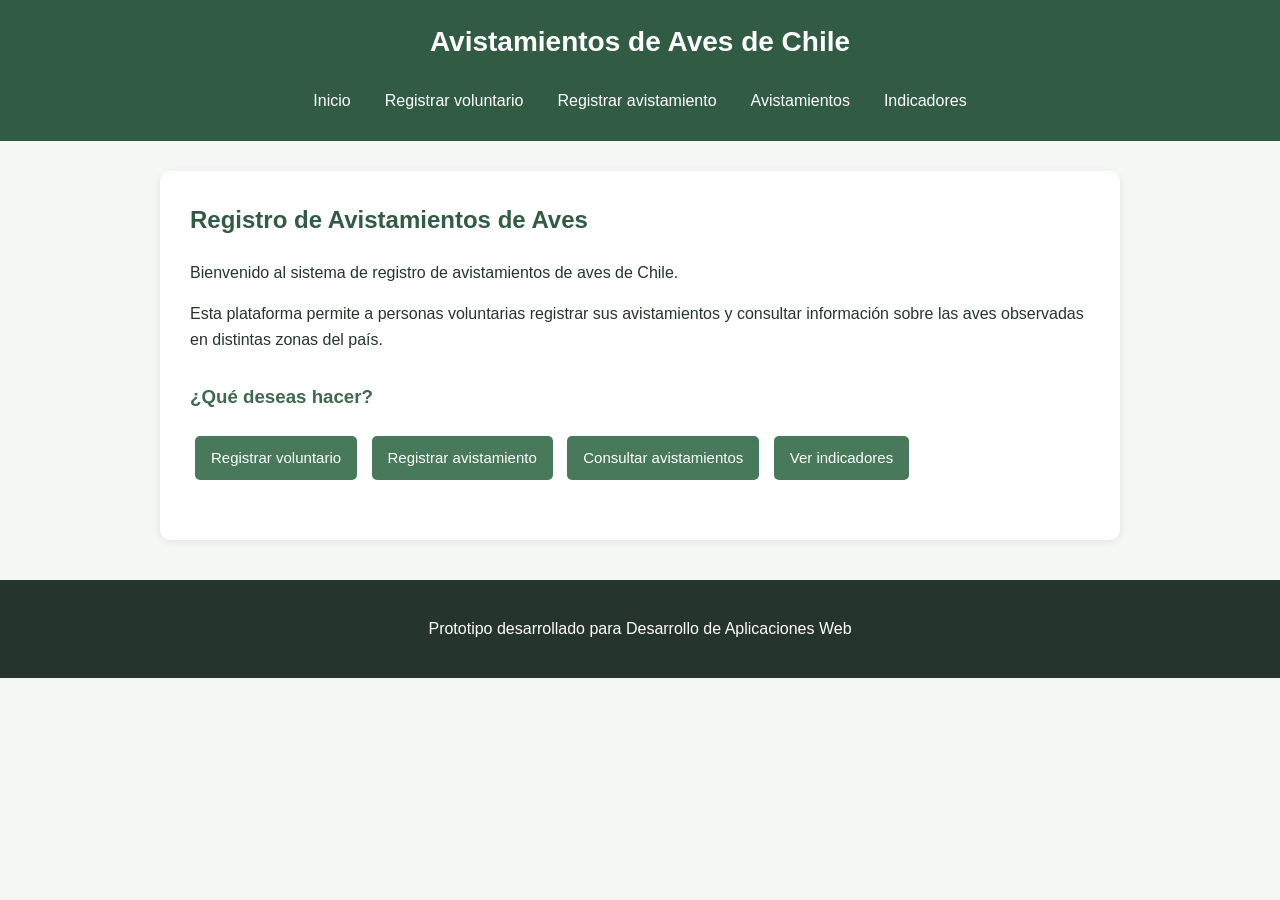
<file: index.html>
<!DOCTYPE html>
<html lang="es">
<head>
    <meta charset="UTF-8">
    <meta name="viewport" content="width=device-width, initial-scale=1.0">
    <title>Avistamientos de Aves de Chile</title>
    <link rel="stylesheet" href="css/estilos.css">
</head>

<body>

    <header>
        <h1>Avistamientos de Aves de Chile</h1>

        <nav>
            <a href="index.html">Inicio</a>
            <a href="voluntario.html">Registrar voluntario</a>
            <a href="avistamiento.html">Registrar avistamiento</a>
            <a href="avistamientos.html">Avistamientos</a>
            <a href="indicadores.html">Indicadores</a>
        </nav>
    </header>

    <main>
        <section class="bienvenida">
            <h2>Registro de Avistamientos de Aves</h2>

            <p>
                Bienvenido al sistema de registro de avistamientos de aves
                de Chile.
            </p>

            <p>
                Esta plataforma permite a personas voluntarias registrar
                sus avistamientos y consultar información sobre las aves
                observadas en distintas zonas del país.
            </p>

            <section class="acciones">
                <h3>¿Qué deseas hacer?</h3>

                <a class="boton" href="voluntario.html">
                    Registrar voluntario
                </a>

                <a class="boton" href="avistamiento.html">
                    Registrar avistamiento
                </a>

                <a class="boton" href="avistamientos.html">
                    Consultar avistamientos
                </a>

                <a class="boton" href="indicadores.html">
                    Ver indicadores
                </a>
            </section>
        </section>
    </main>

    <footer>
        <p>Prototipo desarrollado para Desarrollo de Aplicaciones Web</p>
    </footer>

</body>
</html>
</file>
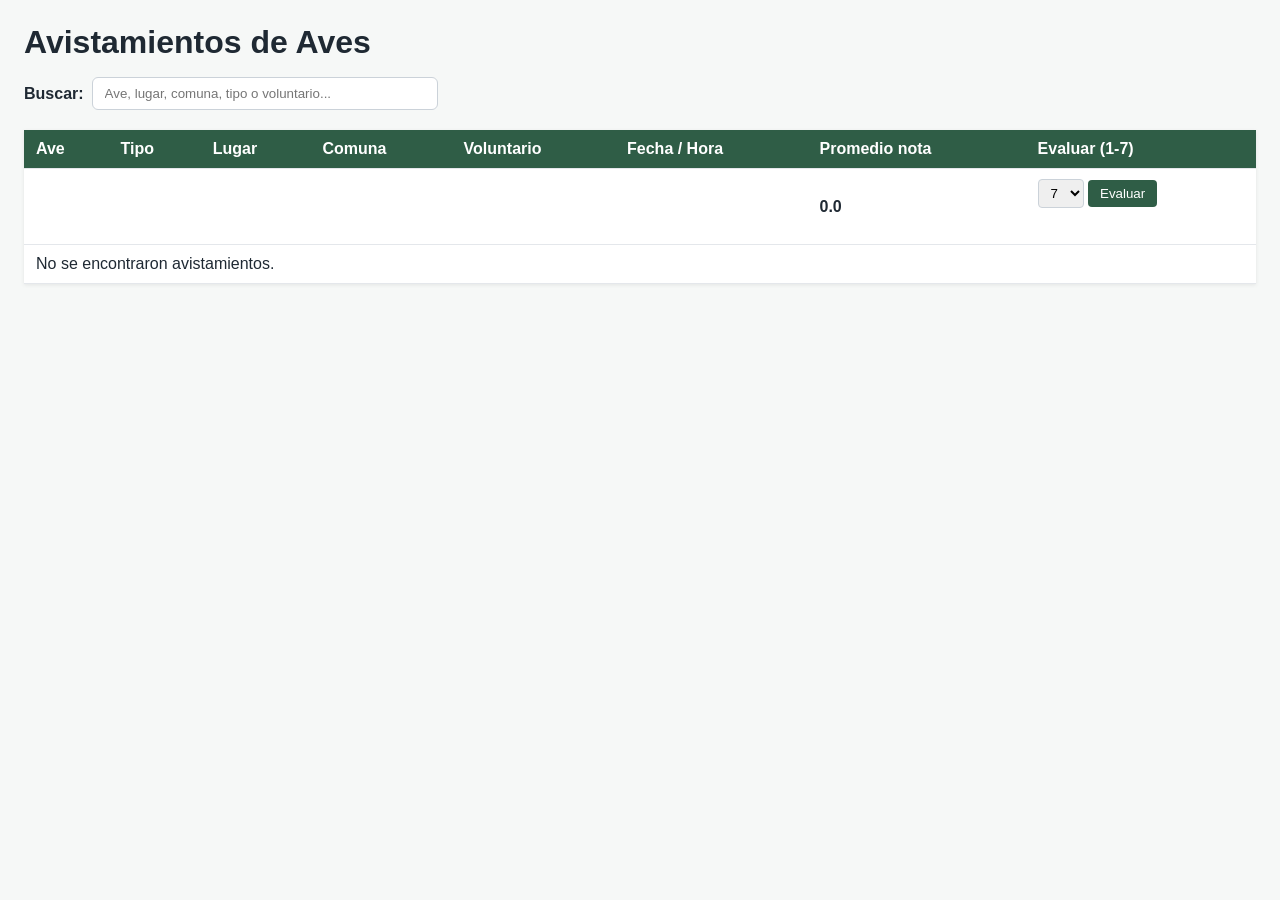
<file: Tarea4/src/main/resources/templates/index.html>
<!DOCTYPE html>
<html lang="es" xmlns:th="http://www.thymeleaf.org">
<head>
    <meta charset="UTF-8">
    <meta name="viewport" content="width=device-width, initial-scale=1.0">
    <title>Avistamientos - Evaluación y Búsqueda</title>
    <style>
        body { font-family: Arial, sans-serif; margin: 24px; background: #f6f8f7; color: #1f2933; }
        h1 { margin-bottom: 16px; }
        .barra-busqueda { margin-bottom: 20px; display: flex; gap: 8px; align-items: center; }
        input[type="text"] { padding: 8px 12px; width: 320px; border: 1px solid #cbd2d9; border-radius: 6px; }
        table { width: 100%; border-collapse: collapse; background: #fff; box-shadow: 0 1px 4px rgba(0,0,0,0.08); }
        th, td { padding: 10px 12px; border-bottom: 1px solid #e4e7eb; text-align: left; }
        th { background: #2f5d46; color: #fff; }
        select { padding: 5px 8px; border-radius: 4px; border: 1px solid #cbd2d9; }
        button { padding: 6px 12px; background: #2f5d46; color: #fff; border: none; border-radius: 4px; cursor: pointer; }
        button:hover { background: #234735; }
        .mensaje { margin-top: 8px; font-size: 0.9em; color: #1e6b3a; min-height: 18px; }
        .error { color: #b42318; }
    </style>
</head>
<body>

    <h1>Avistamientos de Aves</h1>

    <div class="barra-busqueda">
        <label for="buscador"><strong>Buscar:</strong></label>
        <input type="text" id="buscador" th:value="${q}" placeholder="Ave, lugar, comuna, tipo o voluntario...">
    </div>

    <table>
        <thead>
            <tr>
                <th>Ave</th>
                <th>Tipo</th>
                <th>Lugar</th>
                <th>Comuna</th>
                <th>Voluntario</th>
                <th>Fecha / Hora</th>
                <th>Promedio nota</th>
                <th>Evaluar (1-7)</th>
            </tr>
        </thead>
        <tbody id="cuerpoTabla">
            <tr th:each="av : ${avistamientos}" th:attr="data-id=${av.id}">
                <td th:text="${av.ave != null ? av.ave.nombre : ''}"></td>
                <td th:text="${av.tipo}"></td>
                <td th:text="${av.lugar}"></td>
                <td th:text="${(av.voluntario != null and av.voluntario.comuna != null) ? av.voluntario.comuna.nombre : ''}"></td>
                <td th:text="${av.voluntario != null ? av.voluntario.nombre + ' ' + av.voluntario.apellido : ''}"></td>
                <td th:text="${av.fechaHora}"></td>
                <td>
                    <strong th:id="'promedio-' + ${av.id}"
                            th:text="${promedios[av.id] != null ? promedios[av.id] : 0.0}">0.0</strong>
                </td>
                <td>
                    <select th:id="'nota-' + ${av.id}">
                        <option value="1">1</option>
                        <option value="2">2</option>
                        <option value="3">3</option>
                        <option value="4">4</option>
                        <option value="5">5</option>
                        <option value="6">6</option>
                        <option value="7" selected>7</option>
                    </select>
                    <button type="button" th:onclick="'enviarNota(' + ${av.id} + ')'">Evaluar</button>
                    <div class="mensaje" th:id="'msg-' + ${av.id}"></div>
                </td>
            </tr>
            <tr th:if="${#lists.isEmpty(avistamientos)}">
                <td colspan="8">No se encontraron avistamientos.</td>
            </tr>
        </tbody>
    </table>

    <script>
        const buscador = document.getElementById("buscador");
        const cuerpoTabla = document.getElementById("cuerpoTabla");

        function escaparHtml(texto) {
            const div = document.createElement("div");
            div.textContent = texto ?? "";
            return div.innerHTML;
        }

        function renderFilas(items) {
            if (!items || items.length === 0) {
                cuerpoTabla.innerHTML = '<tr><td colspan="8">No se encontraron avistamientos.</td></tr>';
                return;
            }

            cuerpoTabla.innerHTML = items.map(av => `
                <tr data-id="${av.id}">
                    <td>${escaparHtml(av.ave)}</td>
                    <td>${escaparHtml(av.tipo)}</td>
                    <td>${escaparHtml(av.lugar)}</td>
                    <td>${escaparHtml(av.comuna)}</td>
                    <td>${escaparHtml(av.voluntario)}</td>
                    <td>${escaparHtml(av.fechaHora)}</td>
                    <td><strong id="promedio-${av.id}">${Number(av.promedio ?? 0).toFixed(1)}</strong></td>
                    <td>
                        <select id="nota-${av.id}">
                            <option value="1">1</option>
                            <option value="2">2</option>
                            <option value="3">3</option>
                            <option value="4">4</option>
                            <option value="5">5</option>
                            <option value="6">6</option>
                            <option value="7" selected>7</option>
                        </select>
                        <button type="button" onclick="enviarNota(${av.id})">Evaluar</button>
                        <div class="mensaje" id="msg-${av.id}"></div>
                    </td>
                </tr>
            `).join("");
        }

        let temporizadorBusqueda = null;
        buscador.addEventListener("input", () => {
            clearTimeout(temporizadorBusqueda);
            temporizadorBusqueda = setTimeout(async () => {
                const q = encodeURIComponent(buscador.value.trim());
                const resp = await fetch(`/api/avistamientos?q=${q}`);
                if (resp.ok) {
                    const datos = await resp.json();
                    renderFilas(datos);
                }
            }, 200);
        });

        async function enviarNota(id) {
            const selectEl = document.getElementById(`nota-${id}`);
            const msgEl = document.getElementById(`msg-${id}`);
            const promEl = document.getElementById(`promedio-${id}`);
            const nota = Number(selectEl.value);

            msgEl.textContent = "";
            msgEl.className = "mensaje";

            const resp = await fetch(`/api/avistamientos/${id}/notas`, {
                method: "POST",
                headers: { "Content-Type": "application/json" },
                body: JSON.stringify({ nota })
            });

            const data = await resp.json();
            if (!resp.ok) {
                msgEl.textContent = data.error || "Error al guardar nota.";
                msgEl.classList.add("error");
                return;
            }

            promEl.textContent = Number(data.promedio).toFixed(1);
            msgEl.textContent = `Nota ${data.notaAgregada} guardada`;
        }
    </script>

</body>
</html>
</file>
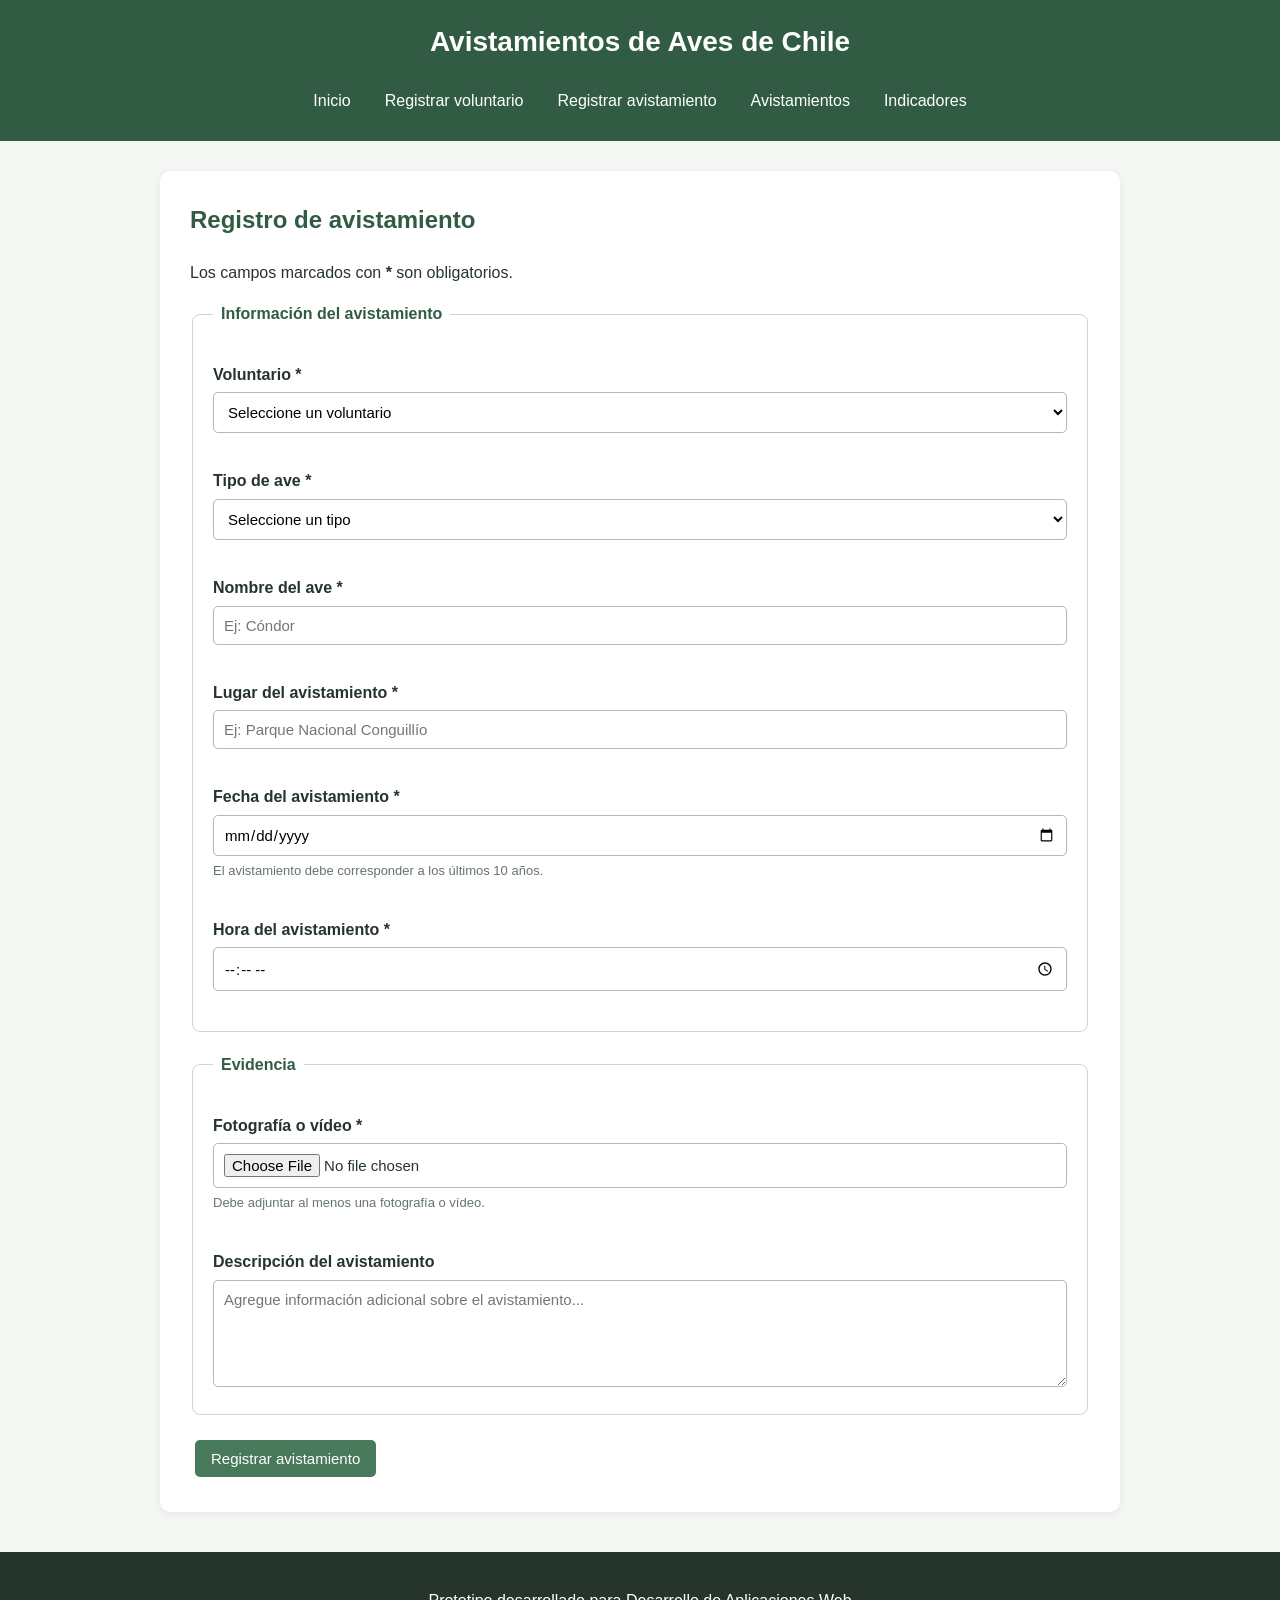
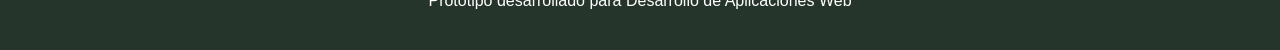
<file: avistamiento.html>
<!DOCTYPE html>
<html lang="es">
<head>
    <meta charset="UTF-8">
    <meta name="viewport" content="width=device-width, initial-scale=1.0">
    <title>Registrar avistamiento - Avistamientos de Aves</title>
    <link rel="stylesheet" href="css/estilos.css">
</head>

<body>

    <header>
        <h1>Avistamientos de Aves de Chile</h1>

        <nav>
            <a href="index.html">Inicio</a>
            <a href="voluntario.html">Registrar voluntario</a>
            <a href="avistamiento.html">Registrar avistamiento</a>
            <a href="avistamientos.html">Avistamientos</a>
            <a href="indicadores.html">Indicadores</a>
        </nav>
    </header>

    <main>
        <section class="formulario">
            <h2>Registro de avistamiento</h2>

            <p>
                Los campos marcados con <strong>*</strong> son obligatorios.
            </p>

            <form id="formAvistamiento" novalidate>

                <fieldset>
                    <legend>Información del avistamiento</legend>

                    <label for="voluntario">Voluntario *</label>
                    <select id="voluntario" name="voluntario">
                        <option value="">Seleccione un voluntario</option>
                        <option value="1">María González</option>
                        <option value="2">Juan Pérez</option>
                        <option value="3">Camila Soto</option>
                    </select>

                    <span class="mensaje-error" id="errorVoluntario"></span>

                    <label for="tipoAve">Tipo de ave *</label>
                    <select id="tipoAve" name="tipoAve">
                        <option value="">Seleccione un tipo</option>
                        <option value="rapaz">Ave rapaz</option>
                        <option value="marina">Ave marina</option>
                        <option value="acuática">Ave acuática</option>
                        <option value="terrestre">Ave terrestre</option>
                        <option value="urbana">Ave urbana</option>
                        <option value="migratoria">Ave migratoria</option>
                        <option value="otro">Otro</option>
                    </select>

                    <span class="mensaje-error" id="errorTipoAve"></span>

                    <label for="nombreAve">Nombre del ave *</label>
                    <input type="text" id="nombreAve" name="nombreAve"
                           placeholder="Ej: Cóndor">

                    <span class="mensaje-error" id="errorNombreAve"></span>

                    <label for="lugar">Lugar del avistamiento *</label>
                    <input type="text" id="lugar" name="lugar"
                           placeholder="Ej: Parque Nacional Conguillío">

                    <span class="mensaje-error" id="errorLugar"></span>

                    <label for="fecha">Fecha del avistamiento *</label>
                    <input type="date" id="fecha" name="fecha">

                    <span class="ayuda">
                        El avistamiento debe corresponder a los últimos 10 años.
                    </span>

                    <span class="mensaje-error" id="errorFecha"></span>

                    <label for="hora">Hora del avistamiento *</label>
                    <input type="time" id="hora" name="hora">

                    <span class="mensaje-error" id="errorHora"></span>
                </fieldset>

                <fieldset>
                    <legend>Evidencia</legend>

                    <label for="evidencia">
                        Fotografía o vídeo *
                    </label>

                    <input type="file"
                           id="evidencia"
                           name="evidencia"
                           accept="image/*,video/*">

                    <span class="ayuda">
                        Debe adjuntar al menos una fotografía o vídeo.
                    </span>

                    <span class="mensaje-error" id="errorEvidencia"></span>

                    <label for="descripcion">
                        Descripción del avistamiento
                    </label>

                    <textarea id="descripcion"
                              name="descripcion"
                              rows="5"
                              placeholder="Agregue información adicional sobre el avistamiento..."></textarea>
                </fieldset>

                <button type="submit" class="boton">
                    Registrar avistamiento
                </button>

            </form>
        </section>
    </main>

    <footer>
        <p>Prototipo desarrollado para Desarrollo de Aplicaciones Web</p>
    </footer>

    <script src="js/validaciones.js"></script>

</body>
</html>
</file>
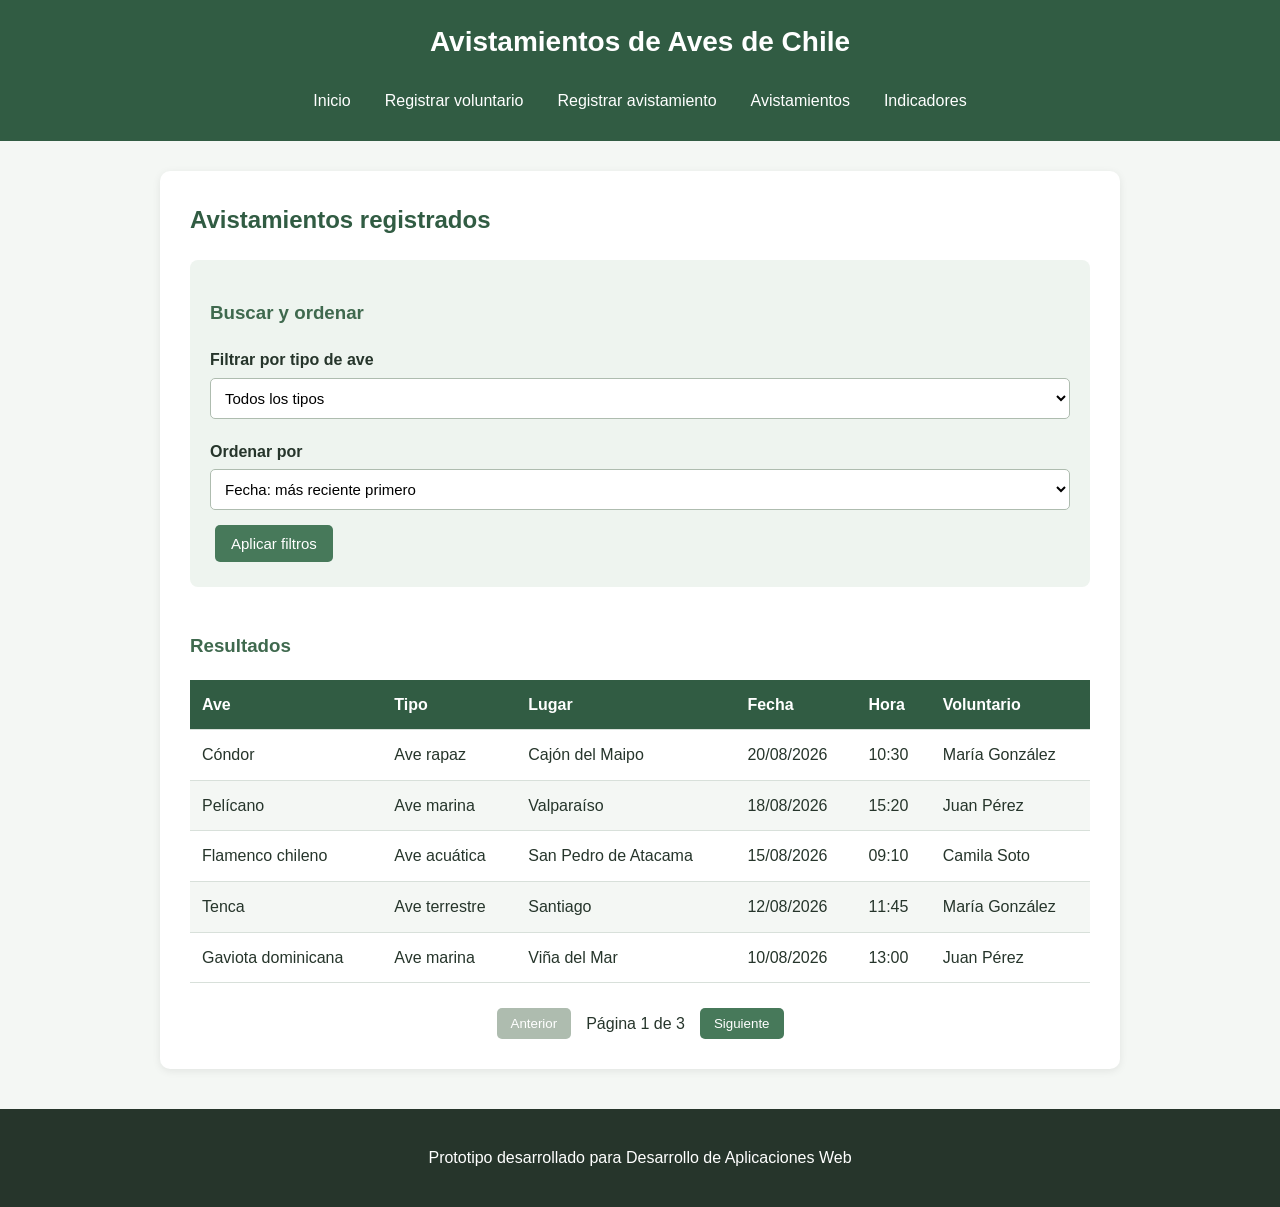
<file: avistamientos.html>
<!DOCTYPE html>
<html lang="es">
<head>
    <meta charset="UTF-8">
    <meta name="viewport" content="width=device-width, initial-scale=1.0">
    <title>Avistamientos - Avistamientos de Aves</title>
    <link rel="stylesheet" href="css/estilos.css">
</head>

<body>

    <header>
        <h1>Avistamientos de Aves de Chile</h1>

        <nav>
            <a href="index.html">Inicio</a>
            <a href="voluntario.html">Registrar voluntario</a>
            <a href="avistamiento.html">Registrar avistamiento</a>
            <a href="avistamientos.html">Avistamientos</a>
            <a href="indicadores.html">Indicadores</a>
        </nav>
    </header>

    <main>
        <section class="listado">
            <h2>Avistamientos registrados</h2>

            <section class="filtros">
                <h3>Buscar y ordenar</h3>

                <label for="filtroTipo">Filtrar por tipo de ave</label>
                <select id="filtroTipo">
                    <option value="todos">Todos los tipos</option>
                    <option value="rapaz">Ave rapaz</option>
                    <option value="marina">Ave marina</option>
                    <option value="acuática">Ave acuática</option>
                    <option value="terrestre">Ave terrestre</option>
                    <option value="urbana">Ave urbana</option>
                    <option value="migratoria">Ave migratoria</option>
                </select>

                <label for="ordenarPor">Ordenar por</label>
                <select id="ordenarPor">
                    <option value="fecha-desc">
                        Fecha: más reciente primero
                    </option>
                    <option value="fecha-asc">
                        Fecha: más antigua primero
                    </option>
                    <option value="lugar-asc">
                        Lugar: A-Z
                    </option>
                    <option value="lugar-desc">
                        Lugar: Z-A
                    </option>
                </select>

                <button type="button" class="boton" id="aplicarFiltros">
                    Aplicar filtros
                </button>
            </section>

            <section class="tabla-contenedor">
                <h3>Resultados</h3>

                <table>
                    <thead>
                        <tr>
                            <th>Ave</th>
                            <th>Tipo</th>
                            <th>Lugar</th>
                            <th>Fecha</th>
                            <th>Hora</th>
                            <th>Voluntario</th>
                        </tr>
                    </thead>

                    <tbody id="tablaAvistamientos">
                    </tbody>
                </table>
            </section>

            <nav class="paginacion" aria-label="Paginación">
                <button type="button" id="paginaAnterior">
                    Anterior
                </button>

                <span id="paginaActual">Página 1</span>

                <button type="button" id="paginaSiguiente">
                    Siguiente
                </button>
            </nav>
        </section>
    </main>

    <footer>
        <p>Prototipo desarrollado para Desarrollo de Aplicaciones Web</p>
    </footer>

    <script src="js/validaciones.js"></script>

</body>
</html>
</file>
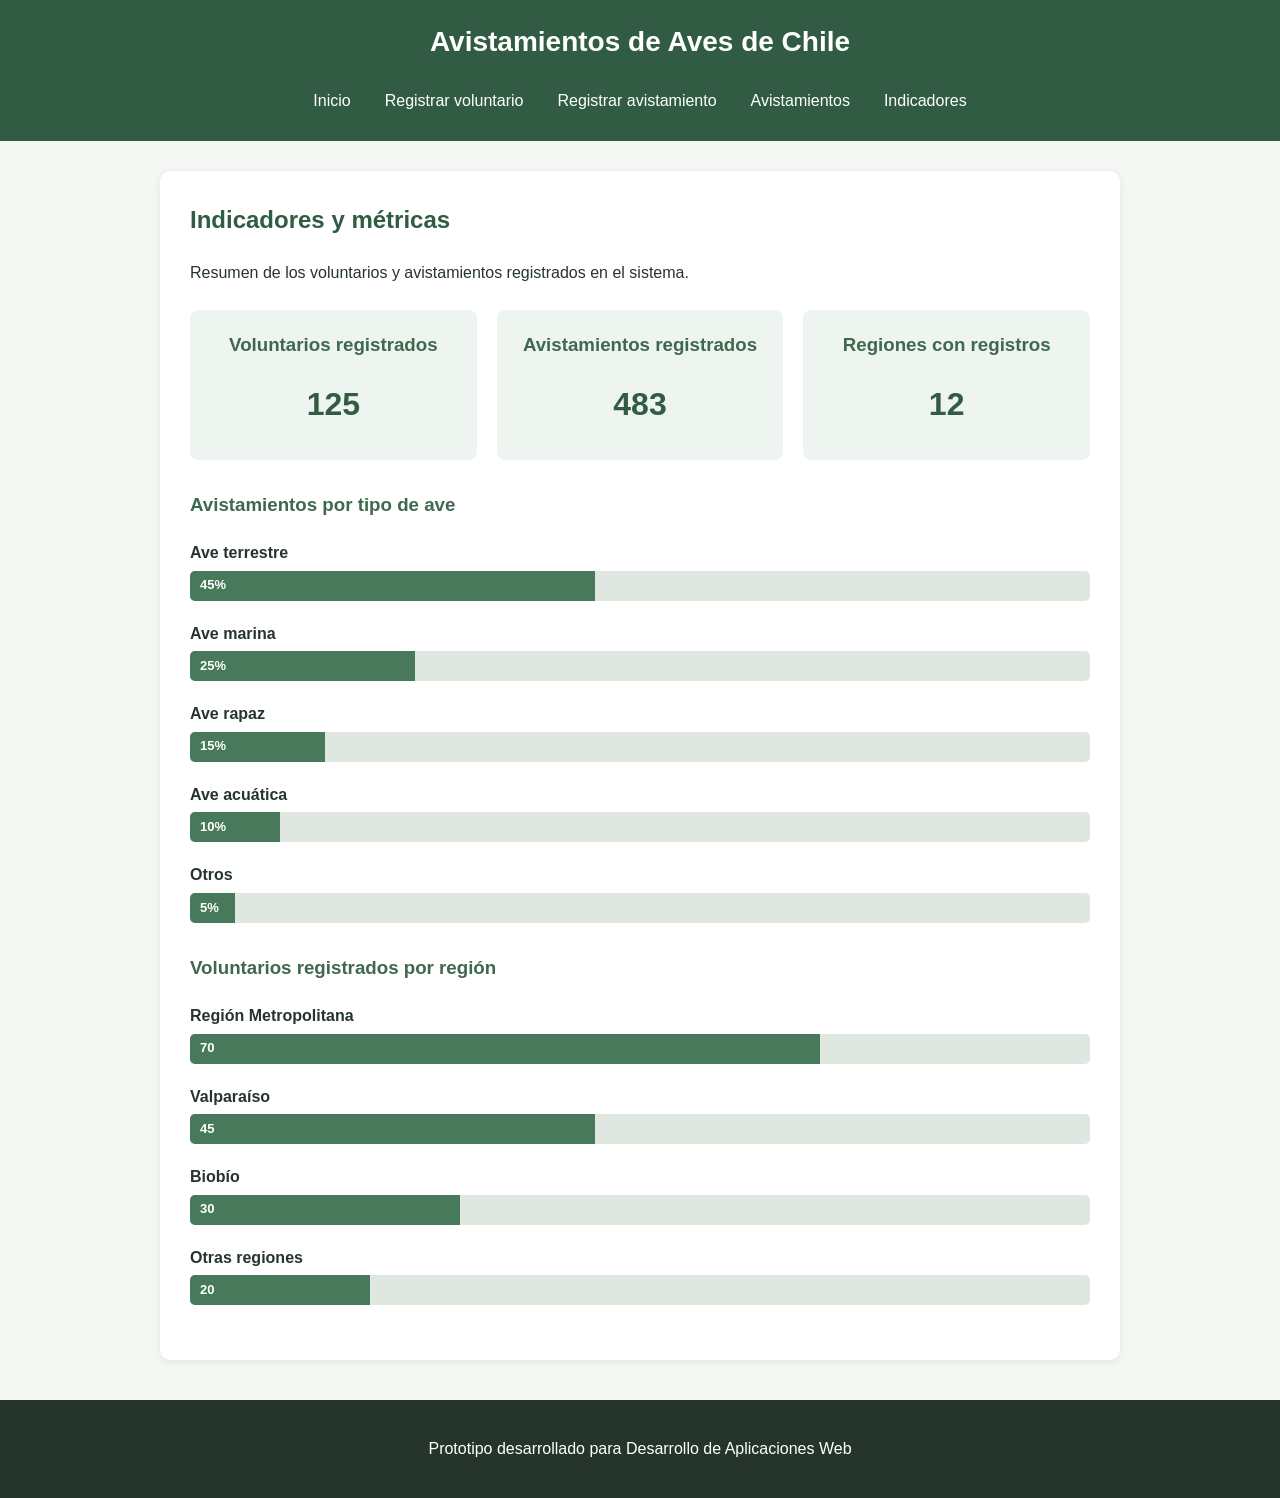
<file: indicadores.html>
<!DOCTYPE html>
<html lang="es">
<head>
    <meta charset="UTF-8">
    <meta name="viewport" content="width=device-width, initial-scale=1.0">
    <title>Indicadores - Avistamientos de Aves</title>
    <link rel="stylesheet" href="css/estilos.css">
</head>

<body>

    <header>
        <h1>Avistamientos de Aves de Chile</h1>

        <nav>
            <a href="index.html">Inicio</a>
            <a href="voluntario.html">Registrar voluntario</a>
            <a href="avistamiento.html">Registrar avistamiento</a>
            <a href="avistamientos.html">Avistamientos</a>
            <a href="indicadores.html">Indicadores</a>
        </nav>
    </header>

    <main>
        <section class="indicadores">
            <h2>Indicadores y métricas</h2>

            <p>
                Resumen de los voluntarios y avistamientos registrados
                en el sistema.
            </p>

            <div class="tarjetas">
                <article class="tarjeta">
                    <h3>Voluntarios registrados</h3>
                    <p class="numero">125</p>
                </article>

                <article class="tarjeta">
                    <h3>Avistamientos registrados</h3>
                    <p class="numero">483</p>
                </article>

                <article class="tarjeta">
                    <h3>Regiones con registros</h3>
                    <p class="numero">12</p>
                </article>
            </div>

            <section class="grafico">
                <h3>Avistamientos por tipo de ave</h3>

                <div class="barra">
                    <span>Ave terrestre</span>
                    <div class="barra-fondo">
                        <div class="barra-valor" style="width: 45%;">
                            45%
                        </div>
                    </div>
                </div>

                <div class="barra">
                    <span>Ave marina</span>
                    <div class="barra-fondo">
                        <div class="barra-valor" style="width: 25%;">
                            25%
                        </div>
                    </div>
                </div>

                <div class="barra">
                    <span>Ave rapaz</span>
                    <div class="barra-fondo">
                        <div class="barra-valor" style="width: 15%;">
                            15%
                        </div>
                    </div>
                </div>

                <div class="barra">
                    <span>Ave acuática</span>
                    <div class="barra-fondo">
                        <div class="barra-valor" style="width: 10%;">
                            10%
                        </div>
                    </div>
                </div>

                <div class="barra">
                    <span>Otros</span>
                    <div class="barra-fondo">
                        <div class="barra-valor" style="width: 5%;">
                            5%
                        </div>
                    </div>
                </div>
            </section>

            <section class="grafico">
                <h3>Voluntarios registrados por región</h3>

                <div class="barra">
                    <span>Región Metropolitana</span>
                    <div class="barra-fondo">
                        <div class="barra-valor" style="width: 70%;">
                            70
                        </div>
                    </div>
                </div>

                <div class="barra">
                    <span>Valparaíso</span>
                    <div class="barra-fondo">
                        <div class="barra-valor" style="width: 45%;">
                            45
                        </div>
                    </div>
                </div>

                <div class="barra">
                    <span>Biobío</span>
                    <div class="barra-fondo">
                        <div class="barra-valor" style="width: 30%;">
                            30
                        </div>
                    </div>
                </div>

                <div class="barra">
                    <span>Otras regiones</span>
                    <div class="barra-fondo">
                        <div class="barra-valor" style="width: 20%;">
                            20
                        </div>
                    </div>
                </div>
            </section>
        </section>
    </main>

    <footer>
        <p>Prototipo desarrollado para Desarrollo de Aplicaciones Web</p>
    </footer>

</body>
</html>
</file>
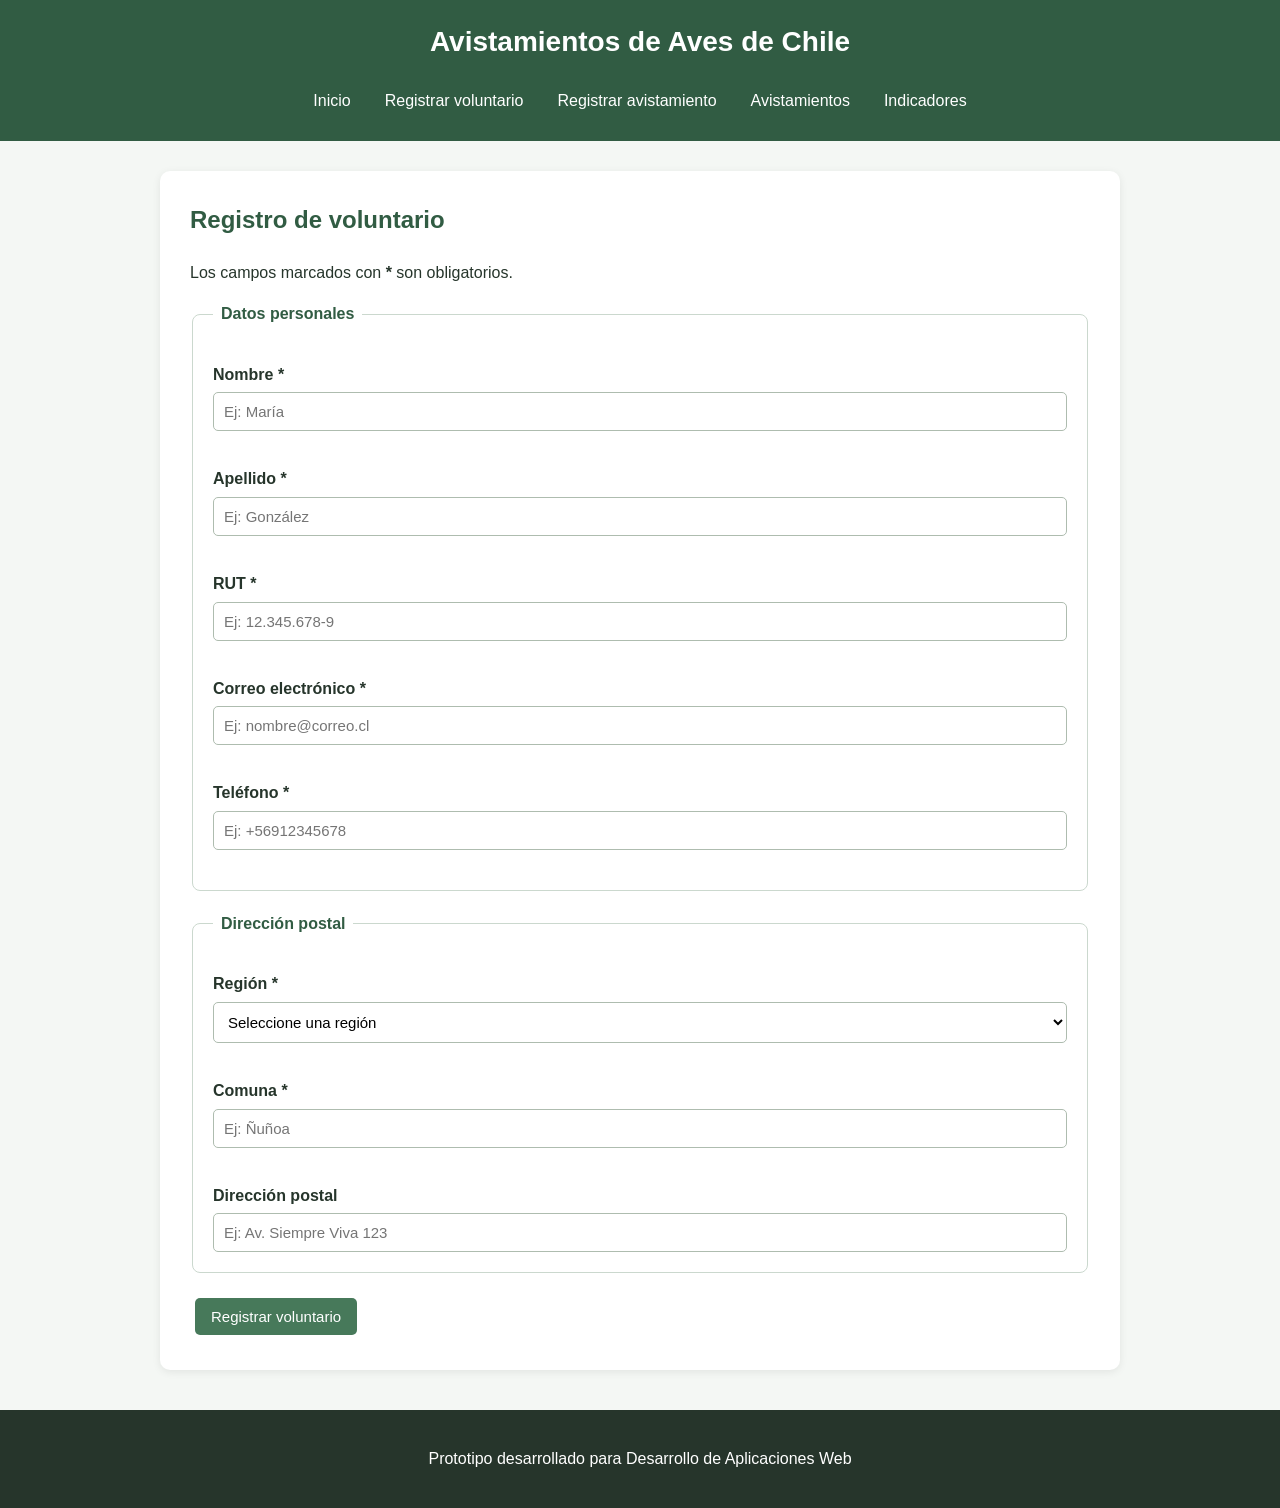
<file: voluntario.html>
<!DOCTYPE html>
<html lang="es">
<head>
    <meta charset="UTF-8">
    <meta name="viewport" content="width=device-width, initial-scale=1.0">
    <title>Registrar voluntario - Avistamientos de Aves</title>
    <link rel="stylesheet" href="css/estilos.css">
</head>

<body>

    <header>
        <h1>Avistamientos de Aves de Chile</h1>

        <nav>
            <a href="index.html">Inicio</a>
            <a href="voluntario.html">Registrar voluntario</a>
            <a href="avistamiento.html">Registrar avistamiento</a>
            <a href="avistamientos.html">Avistamientos</a>
            <a href="indicadores.html">Indicadores</a>
        </nav>
    </header>

    <main>
        <section class="formulario">
            <h2>Registro de voluntario</h2>

            <p>
                Los campos marcados con <strong>*</strong> son obligatorios.
            </p>

            <form id="formVoluntario" novalidate>

                <fieldset>
                    <legend>Datos personales</legend>

                    <label for="nombre">Nombre *</label>
                    <input type="text" id="nombre" name="nombre"
                           placeholder="Ej: María">

                    <span class="mensaje-error" id="errorNombre"></span>

                    <label for="apellido">Apellido *</label>
                    <input type="text" id="apellido" name="apellido"
                           placeholder="Ej: González">

                    <span class="mensaje-error" id="errorApellido"></span>

                    <label for="rut">RUT *</label>
                    <input type="text" id="rut" name="rut"
                           placeholder="Ej: 12.345.678-9">

                    <span class="mensaje-error" id="errorRut"></span>

                    <label for="email">Correo electrónico *</label>
                    <input type="email" id="email" name="email"
                           placeholder="Ej: nombre@correo.cl">

                    <span class="mensaje-error" id="errorEmail"></span>

                    <label for="telefono">Teléfono *</label>
                    <input type="tel" id="telefono" name="telefono"
                           placeholder="Ej: +56912345678">

                    <span class="mensaje-error" id="errorTelefono"></span>
                </fieldset>

                <fieldset>
                    <legend>Dirección postal</legend>

                    <label for="region">Región *</label>
                    <select id="region" name="region">
                        <option value="">Seleccione una región</option>
                        <option value="arica">Arica y Parinacota</option>
                        <option value="tarapaca">Tarapacá</option>
                        <option value="antofagasta">Antofagasta</option>
                        <option value="atacama">Atacama</option>
                        <option value="coquimbo">Coquimbo</option>
                        <option value="valparaiso">Valparaíso</option>
                        <option value="ohiggins">O'Higgins</option>
                        <option value="maule">Maule</option>
                        <option value="nuble">Ñuble</option>
                        <option value="biobio">Biobío</option>
                        <option value="araucania">La Araucanía</option>
                        <option value="rios">Los Ríos</option>
                        <option value="lagos">Los Lagos</option>
                        <option value="aysen">Aysén</option>
                        <option value="magallanes">Magallanes y de la Antártica Chilena</option>
                        <option value="metropolitana">Región Metropolitana de Santiago</option>
                    </select>

                    <span class="mensaje-error" id="errorRegion"></span>

                    <label for="comuna">Comuna *</label>
                    <input type="text" id="comuna" name="comuna"
                           placeholder="Ej: Ñuñoa">

                    <span class="mensaje-error" id="errorComuna"></span>

                    <label for="direccion">Dirección postal</label>
                    <input type="text" id="direccion" name="direccion"
                           placeholder="Ej: Av. Siempre Viva 123">
                </fieldset>

                <button type="submit" class="boton">
                    Registrar voluntario
                </button>

            </form>
        </section>
    </main>

    <footer>
        <p>Prototipo desarrollado para Desarrollo de Aplicaciones Web</p>
    </footer>

    <script src="js/validaciones.js"></script>

</body>
</html>
</file>
<file: css/estilos.css>
* {
    box-sizing: border-box;
}

body {
    margin: 0;
    font-family: Arial, sans-serif;
    background-color: #f4f7f4;
    color: #26352b;
    line-height: 1.6;
}

header {
    background-color: #315c43;
    color: white;
    padding: 20px;
    text-align: center;
}

header h1 {
    margin: 0 0 15px;
    font-size: 28px;
}

nav {
    display: flex;
    justify-content: center;
    flex-wrap: wrap;
    gap: 10px;
}

nav a {
    color: white;
    text-decoration: none;
    padding: 8px 12px;
    border-radius: 5px;
}

nav a:hover {
    background-color: #47795a;
}

main {
    max-width: 1000px;
    margin: 30px auto;
    padding: 0 20px;
}

section {
    margin-bottom: 25px;
}

.bienvenida,
.formulario,
.listado,
.indicadores {
    background-color: white;
    padding: 30px;
    border-radius: 10px;
    box-shadow: 0 2px 8px rgba(0, 0, 0, 0.08);
}

h2 {
    color: #315c43;
    margin-top: 0;
}

h3 {
    color: #3f694e;
}

.acciones {
    margin-top: 30px;
}

.boton {
    display: inline-block;
    background-color: #47795a;
    color: white;
    border: none;
    text-decoration: none;
    padding: 10px 16px;
    margin: 5px;
    border-radius: 5px;
    cursor: pointer;
    font-size: 15px;
}

.boton:hover {
    background-color: #315c43;
}

form {
    width: 100%;
}

fieldset {
    border: 1px solid #cbd8ce;
    border-radius: 8px;
    padding: 20px;
    margin-bottom: 20px;
}

legend {
    font-weight: bold;
    color: #315c43;
    padding: 0 8px;
}

label {
    display: block;
    font-weight: bold;
    margin-top: 15px;
    margin-bottom: 5px;
}

input,
select,
textarea {
    width: 100%;
    padding: 10px;
    border: 1px solid #aebcaf;
    border-radius: 5px;
    font-family: inherit;
    font-size: 15px;
    background-color: white;
}

input:focus,
select:focus,
textarea:focus {
    outline: 2px solid #7fa58a;
    border-color: #47795a;
}

textarea {
    resize: vertical;
}

.ayuda {
    display: block;
    font-size: 13px;
    color: #66756b;
    margin-top: 5px;
}

.mensaje-error {
    display: block;
    color: #b42318;
    font-size: 14px;
    min-height: 20px;
}

.filtros {
    background-color: #eef4ef;
    padding: 20px;
    border-radius: 8px;
    margin-bottom: 25px;
}

.filtros label {
    margin-top: 10px;
}

.filtros select {
    margin-bottom: 10px;
}

.tabla-contenedor {
    overflow-x: auto;
}

table {
    width: 100%;
    border-collapse: collapse;
    margin-top: 15px;
}

th,
td {
    padding: 12px;
    text-align: left;
    border-bottom: 1px solid #d8e0da;
}

th {
    background-color: #315c43;
    color: white;
}

tr:nth-child(even) {
    background-color: #f4f7f4;
}

.paginacion {
    display: flex;
    justify-content: center;
    align-items: center;
    gap: 15px;
    margin-top: 25px;
}

.paginacion button {
    background-color: #47795a;
    color: white;
    border: none;
    padding: 8px 14px;
    border-radius: 5px;
    cursor: pointer;
}

.paginacion button:hover {
    background-color: #315c43;
}

.paginacion button:disabled {
    background-color: #aebcaf;
    cursor: not-allowed;
}

.tarjetas {
    display: grid;
    grid-template-columns: repeat(3, 1fr);
    gap: 20px;
    margin: 25px 0;
}

.tarjeta {
    background-color: #eef4ef;
    border-radius: 8px;
    padding: 20px;
    text-align: center;
}

.tarjeta h3 {
    margin-top: 0;
}

.numero {
    font-size: 32px;
    font-weight: bold;
    color: #315c43;
    margin: 10px 0;
}

.grafico {
    margin-top: 30px;
}

.barra {
    margin: 20px 0;
}

.barra > span {
    display: block;
    font-weight: bold;
    margin-bottom: 5px;
}

.barra-fondo {
    width: 100%;
    height: 30px;
    background-color: #e0e7e1;
    border-radius: 5px;
    overflow: hidden;
}

.barra-valor {
    height: 100%;
    background-color: #47795a;
    color: white;
    display: flex;
    align-items: center;
    padding-left: 10px;
    font-size: 13px;
    font-weight: bold;
}

footer {
    background-color: #26352b;
    color: white;
    text-align: center;
    padding: 20px;
    margin-top: 40px;
}

@media (max-width: 700px) {
    header h1 {
        font-size: 22px;
    }

    nav {
        flex-direction: column;
        align-items: center;
    }

    nav a {
        width: 100%;
        max-width: 300px;
    }

    main {
        padding: 0 10px;
        margin-top: 20px;
    }

    .bienvenida,
    .formulario,
    .listado,
    .indicadores {
        padding: 20px;
    }

    .tarjetas {
        grid-template-columns: 1fr;
    }

    table {
        min-width: 700px;
    }
}
</file>
